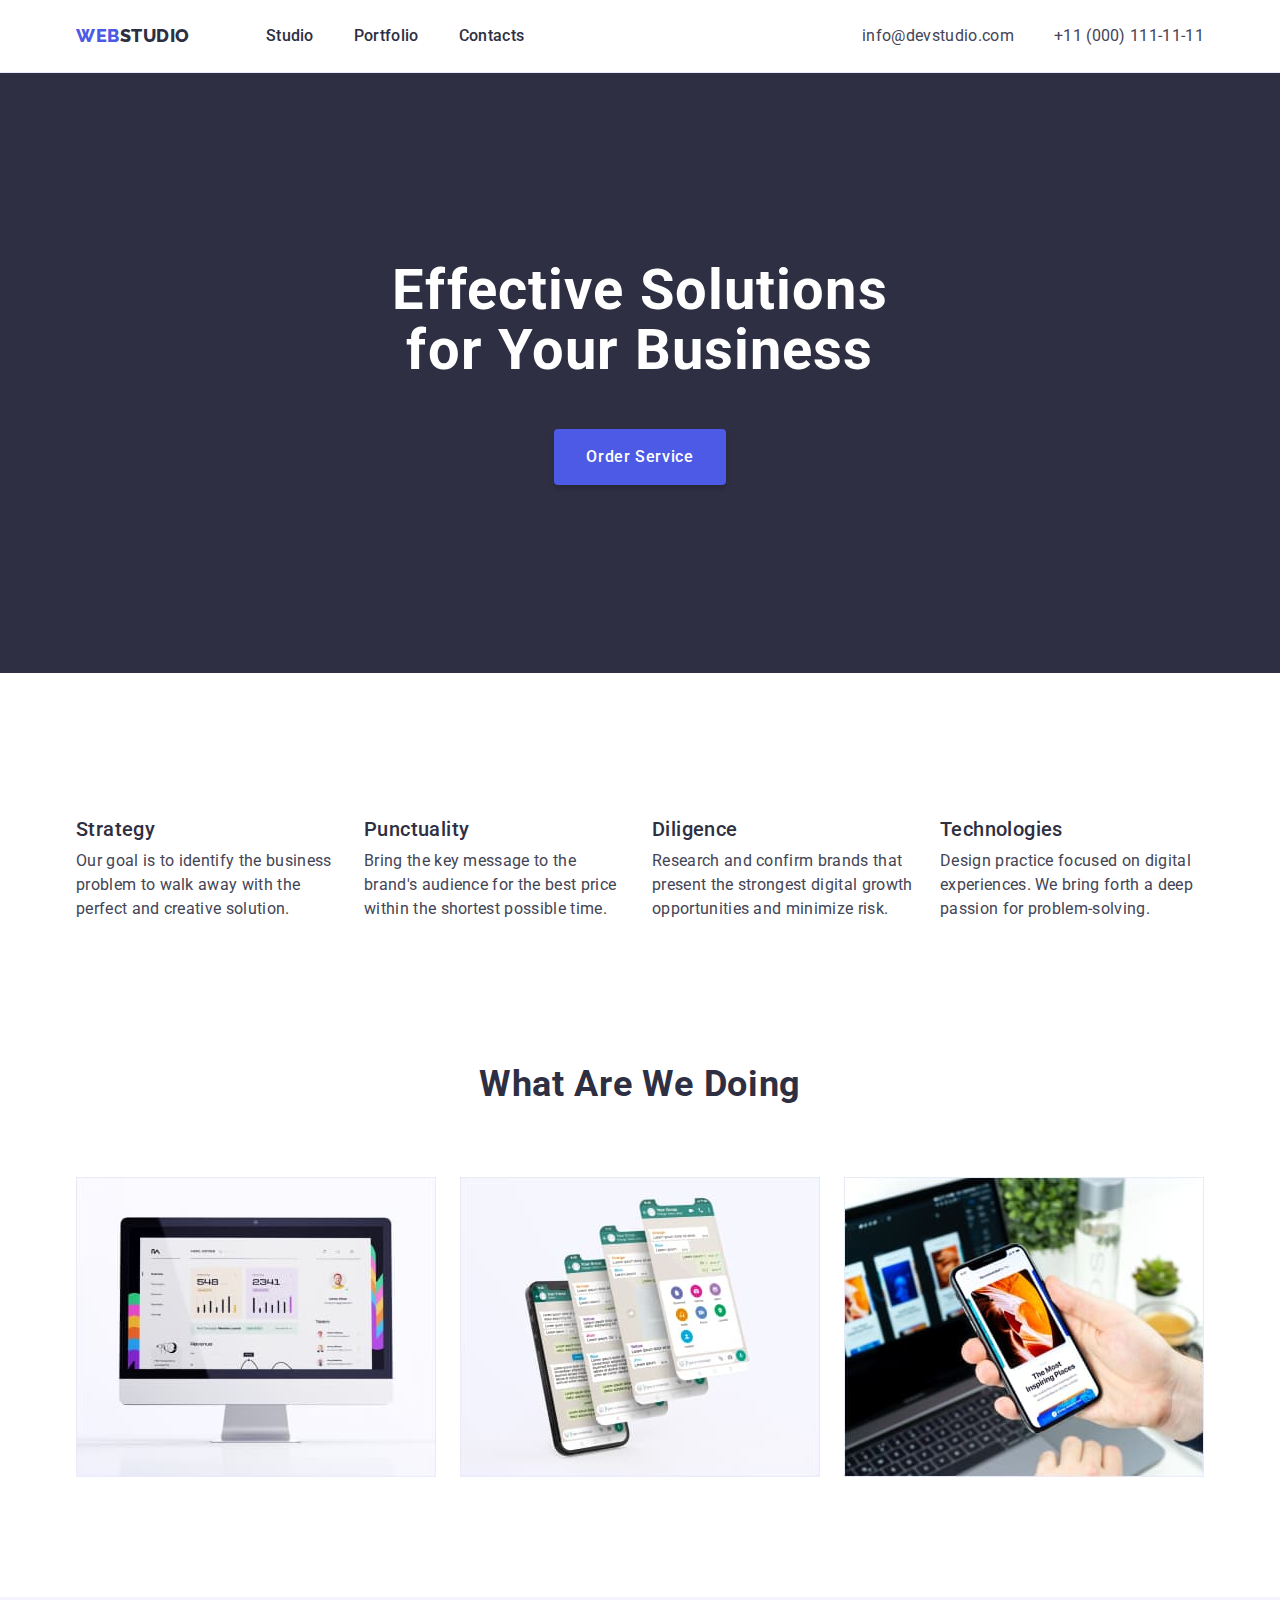
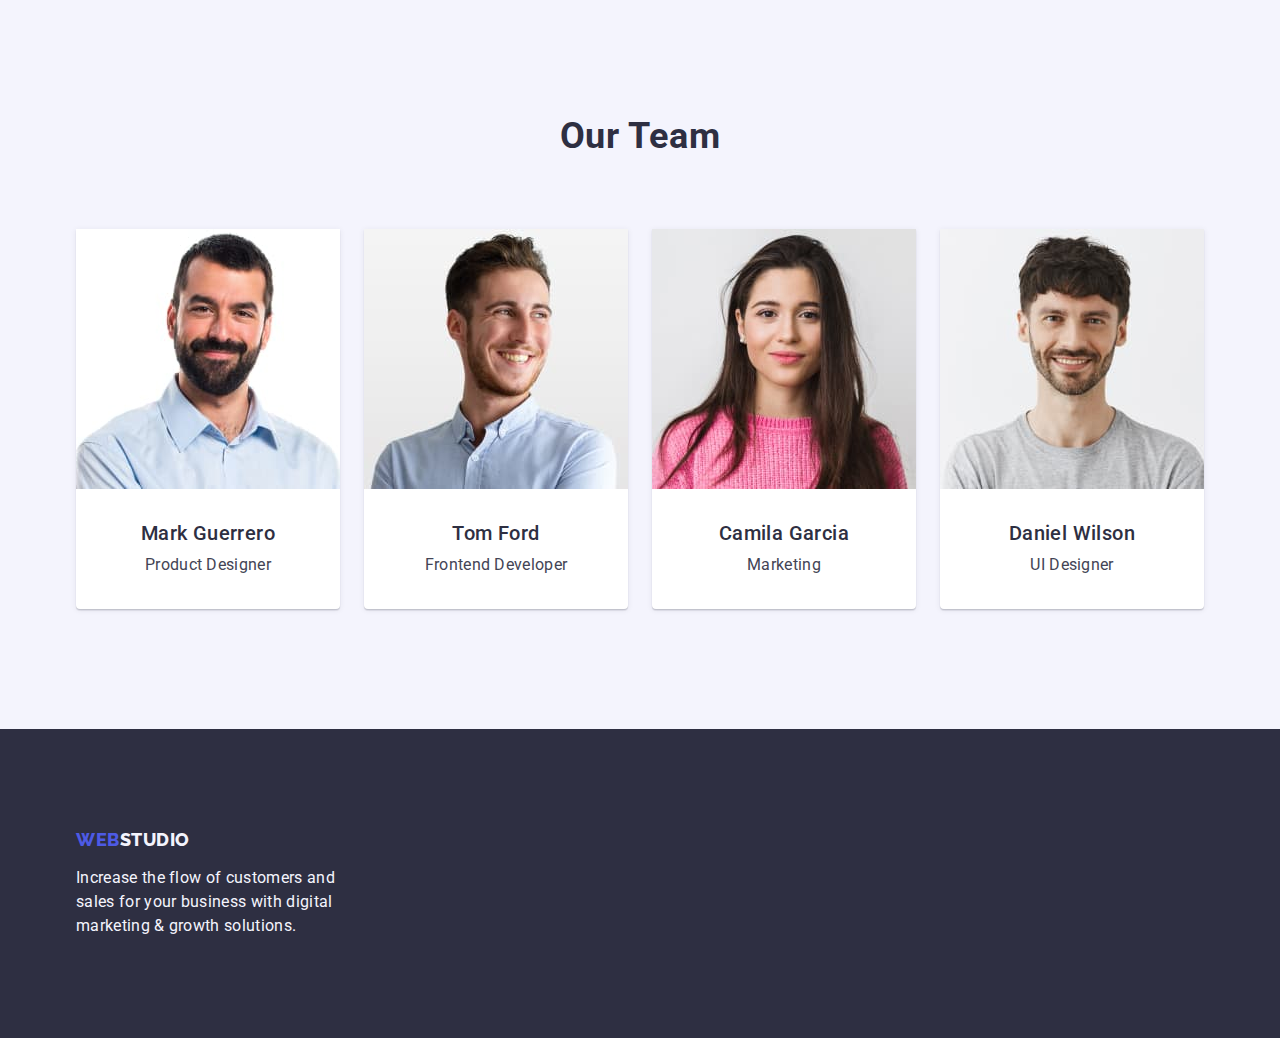
<file: index.html>
<!DOCTYPE html>
<html lang="en">
  <head>
    <meta charset="UTF-8" />
    <meta name="viewport" content="width=device-width, initial-scale=1.0" />
    <title>WebStudio</title>
    <link rel="preconnect" href="https://fonts.googleapis.com" />
    <link rel="preconnect" href="https://fonts.gstatic.com" crossorigin />
    <link
      href="https://fonts.googleapis.com/css2?family=Raleway:wght@800&family=Roboto:wght@400;500;700;900&display=swap"
      rel="stylesheet"
    />
    <link
      rel="stylesheet"
      href="https://cdnjs.cloudflare.com/ajax/libs/modern-normalize/0.6.0/modern-normalize.min.css"
    />
    <link rel="stylesheet" href="./css/styles.css" />
  </head>

  <body>
    <header class="page-header">
      <div class="header-cover container">
        <nav class="main-nav">
          <a class="logo link" href="./index.html">
            web<span class="colored-logo">Studio</span></a
          >
          <ul class="main-menu list">
            <li class="menu-item">
              <a class="menu-link link" href="./index.html">Studio</a>
            </li>
            <li class="menu-item">
              <a class="menu-link link" href="./portfolio.html">Portfolio</a>
            </li>
            <li class="menu-item">
              <a class="menu-link link" href="">Contacts</a>
            </li>
          </ul>
        </nav>
        <address class="main-address">
          <ul class="address-list list">
            <li class="main-address-item">
              <a class="address-link link" href="mailto:info@devstudio.com"
                >info@devstudio.com</a
              >
            </li>
            <li class="main-address-item">
              <a class="address-link link" href="tel:+110001111111"
                >+11 (000) 111-11-11</a
              >
            </li>
          </ul>
        </address>
      </div>
    </header>

    <main>
      <!-- Hero -->
      <section class="hero-section">
        <div class="container">
          <h1 class="hero-title">Effective Solutions for Your Business</h1>
          <button class="hero-btn button" type="button">Order Service</button>
        </div>
      </section>
      <!-- End Hero -->

      <!-- Benefits -->
      <section class="benefits-section section">
        <div class="container">
          <h2 class="visually-hidden">Benefits</h2>
          <ul class="benefits list">
            <li class="benefits-item">
              <h3 class="benefits-card-title">Strategy</h3>
              <p class="card-text">
                Our goal is to identify the business problem to walk away with
                the perfect and creative solution.
              </p>
            </li>
            <li class="benefits-item">
              <h3 class="benefits-card-title">Punctuality</h3>
              <p class="card-text">
                Bring the key message to the brand's audience for the best price
                within the shortest possible time.
              </p>
            </li>
            <li class="benefits-item">
              <h3 class="benefits-card-title">Diligence</h3>
              <p class="card-text">
                Research and confirm brands that present the strongest digital
                growth opportunities and minimize risk.
              </p>
            </li>
            <li class="benefits-item">
              <h3 class="benefits-card-title">Technologies</h3>
              <p class="card-text">
                Design practice focused on digital experiences. We bring forth a
                deep passion for problem-solving.
              </p>
            </li>
          </ul>
        </div>
      </section>
      <!-- End Benefits -->

      <!--What are we doing -->
      <section class="services-section">
        <div class="container">
          <h2 class="section-title">What are we doing</h2>
          <ul class="services list">
            <li class="services-item">
              <img
                class="services-img"
                src="./images/service1.jpg"
                alt="Mac"
                width="360"
                height="300"
              />
            </li>
            <li class="services-item">
              <img
                class="services-img"
                src="./images/service2.jpg"
                alt="Mobile"
                width="360"
                height="300"
              />
            </li>
            <li class="services-item">
              <img
                class="services-img"
                src="./images/service3.jpg"
                alt="Mobile with laptop"
                width="360"
                height="300"
              />
            </li>
          </ul>
        </div>
      </section>
      <!--End What are we doing -->

      <!-- Our Team -->
      <section class="team-section section">
        <div class="container">
          <h2 class="section-title">Our Team</h2>
          <ul class="team list">
            <li class="team-item">
              <img
                class="team-img"
                src="./images/worker1.jpg"
                alt="emploee Mark Guerrero"
                width="264"
                height="260"
              />
              <div class="team-item-content">
                <h3 class="team-card-title">Mark Guerrero</h3>
                <p class="team-card-text">Product Designer</p>
              </div>
            </li>
            <li class="team-item">
              <img
                class="team-img"
                src="./images/worker2.jpg"
                alt="emploee Tom Ford"
                width="264"
                height="260"
              />
              <div class="team-item-content">
                <h3 class="team-card-title">Tom Ford</h3>
                <p class="team-card-text">Frontend Developer</p>
              </div>
            </li>
            <li class="team-item">
              <img
                class="team-img"
                src="./images/worker3.jpg"
                alt="emploee Camila Garcia"
                width="264"
                height="260"
              />
              <div class="team-item-content">
                <h3 class="team-card-title">Camila Garcia</h3>
                <p class="team-card-text">Marketing</p>
              </div>
            </li>
            <li class="team-item">
              <img
                class="team-img"
                src="./images/worker4.jpg"
                alt="emploee Daniel Wilson"
                width="264"
                height="260"
              />
              <div class="team-item-content">
                <h3 class="team-card-title">Daniel Wilson</h3>
                <p class="team-card-text">UI Designer</p>
              </div>
            </li>
          </ul>
        </div>
      </section>
      <!--End Our Team -->
    </main>

    <footer class="page-footer">
      <div class="container">
        <a class="logo link footer-logo" href="./index.html">
          web<span class="colored-logo">Studio</span></a
        >
        <p class="footer-text">
          Increase the flow of customers and sales for your business with
          digital marketing &#38; growth solutions.
        </p>
      </div>
    </footer>
  </body>
</html>
</file>
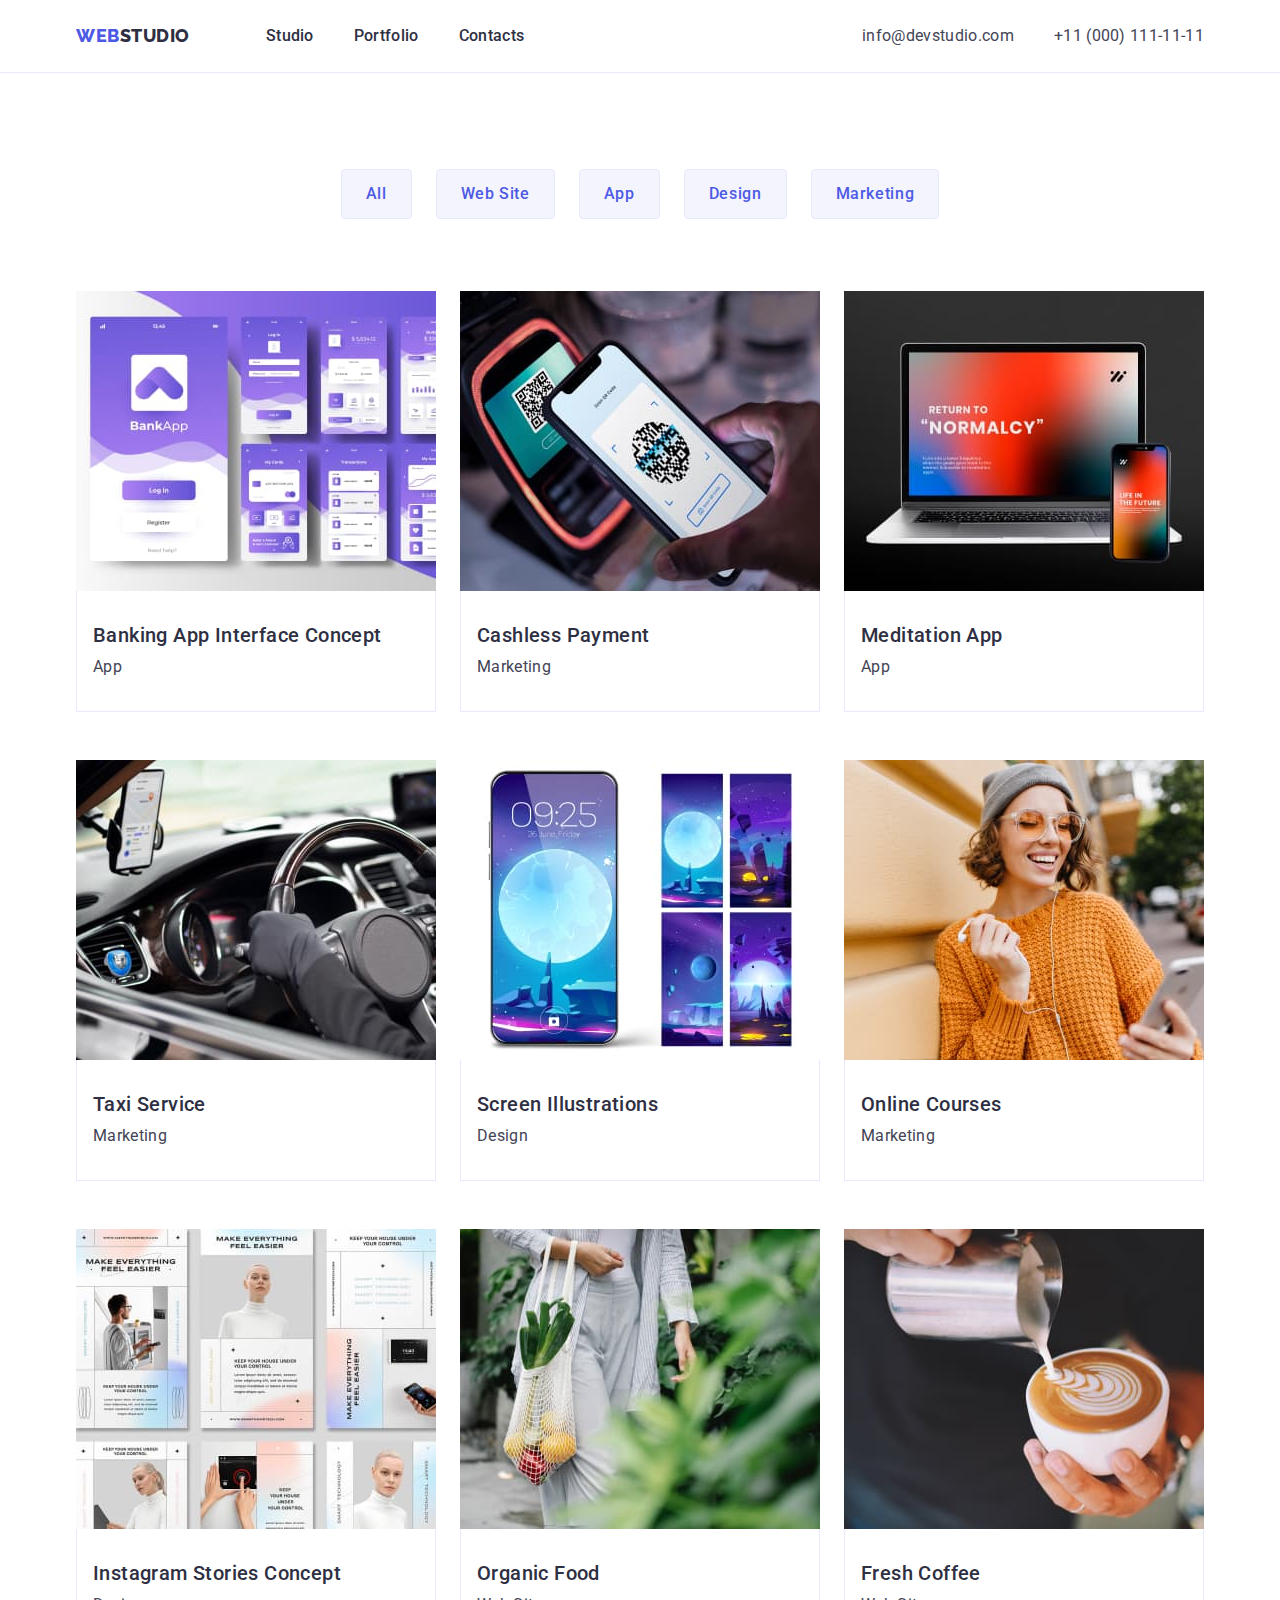
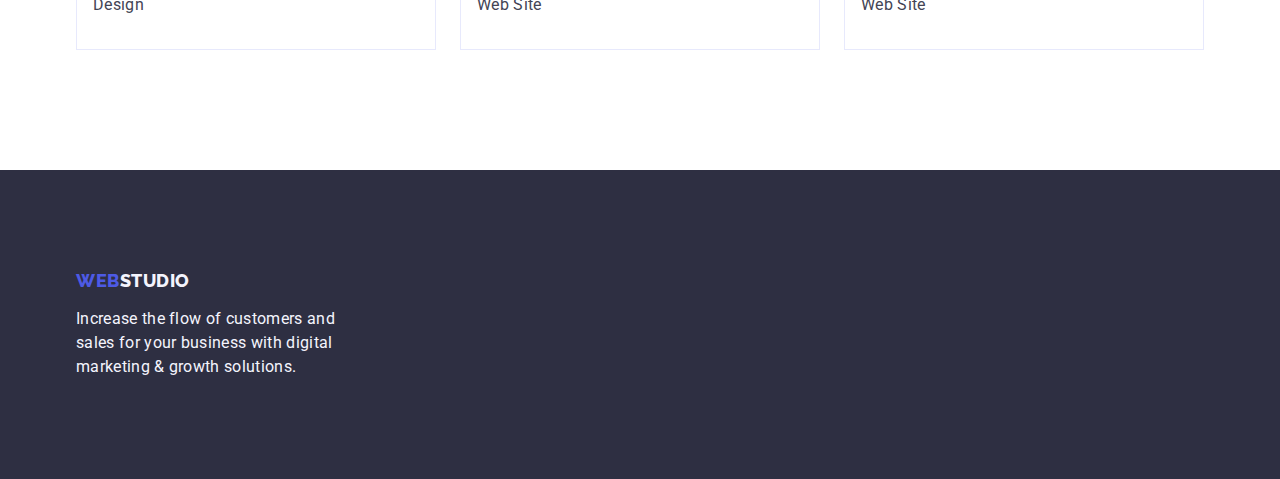
<file: portfolio.html>
<!DOCTYPE html>

<html lang="en">
  <head>
    <meta charset="UTF-8" />
    <meta name="viewport" content="width=device-width, initial-scale=1.0" />
    <title>Portfolio</title>
    <link rel="preconnect" href="https://fonts.googleapis.com" />
    <link rel="preconnect" href="https://fonts.gstatic.com" crossorigin />
    <link
      href="https://fonts.googleapis.com/css2?family=Raleway:wght@800&family=Roboto:wght@400;500;700;900&display=swap"
      rel="stylesheet"
    />
    <link rel="stylesheet" href="https://cdnjs.cloudflare.com/ajax/libs/modern-normalize/0.6.0/modern-normalize.min.css">
    <link rel="stylesheet" href="./css/styles.css" />
  </head>

  <body>
    <header class="page-header">
      <div class="header-cover container">
        <nav class="main-nav">
          <a class="logo link" href="./index.html">
            web<span class="colored-logo">Studio</span></a
          >
          <ul class="main-menu list">
            <li class="menu-item">
              <a class="menu-link link" href="./index.html">Studio</a>
            </li>
            <li class="menu-item">
              <a class="menu-link link" href="./portfolio.html">Portfolio</a>
            </li>
            <li class="menu-item">
              <a class="menu-link link" href="">Contacts</a>
            </li>
          </ul>
        </nav>
        <address class="main-address">
          <ul class="address-list list">
            <li class="main-address-item">
              <a class="address-link link" href="mailto:info@devstudio.com"
                >info@devstudio.com</a
              >
            </li>
            <li class="main-address-item">
              <a class="address-link link" href="tel:+110001111111"
                >+11 (000) 111-11-11</a
              >
            </li>
          </ul>
        </address>
      </div>
    </header>

    <main>
      <section class="projects-section">
        <div class="container">
          <h1 class="visually-hidden">Projects</h1>

          <!-- Filters -->

          <ul class="project-filters list">
            <li class="filters-item">
              <button class="filter-btn button" type="button">All</button>
            </li>
            <li class="filters-item">
              <button class="filter-btn button" type="button">Web Site</button>
            </li>
            <li class="filters-item">
              <button class="filter-btn button" type="button">App</button>
            </li>
            <li class="filters-item">
              <button class="filter-btn button" type="button">Design</button>
            </li>
            <li class="filters-item">
              <button class="filter-btn button" type="button">Marketing</button>
            </li>
          </ul>

          <!-- End Filters -->

          <!-- Projects -->

          <ul class="projects list">
            <li class="project-card">
              <a href="" class="project-link link">
                <img
                  src="./images/card1.jpg"
                  alt="Banking App image"
                  width="360"
                />
                <div class="project-content">
                  <h2 class="project-card-title">
                    Banking App Interface Concept
                  </h2>
                  <p class="card-text">App</p>
                </div>
              </a>
            </li>
            <li class="project-card">
              <a href="" class="project-link link">
                <img
                  src="./images/card2.jpg"
                  alt="Qr-code scaner"
                  width="360"
                />
                <div class="project-content">
                  <h2 class="project-card-title">Cashless Payment</h2>
                  <p class="card-text">Marketing</p>
                </div>
              </a>
            </li>
            <li class="project-card">
              <a href="" class="project-link link">
                <img
                  src="./images/card3.jpg"
                  alt="Adaptive desine demo"
                  width="360"
                />
                <div class="project-content">
                  <h2 class="project-card-title">Meditation App</h2>
                  <p class="card-text">App</p>
                </div>
              </a>
            </li>
            <li class="project-card">
              <a href="" class="project-link link">
                <img src="./images/card4.jpg" alt="Taxi car" width="360" />
                <div class="project-content">
                  <h2 class="project-card-title">Taxi Service</h2>
                  <p class="card-text">Marketing</p>
                </div>
              </a>
            </li>
            <li class="project-card">
              <a href="" class="project-link link">
                <img
                  src="./images/card5.jpg"
                  alt="Mobile app design"
                  width="360"
                />
                <div class="project-content">
                  <h2 class="project-card-title">Screen Illustrations</h2>
                  <p class="card-text">Design</p>
                </div>
              </a>
            </li>
            <li class="project-card">
              <a href="" class="project-link link">
                <img src="./images/card6.jpg" alt="Women smile" width="360" />
                <div class="project-content">
                  <h2 class="project-card-title">Online Courses</h2>
                  <p class="card-text">Marketing</p>
                </div>
              </a>
            </li>
            <li class="project-card">
              <a href="" class="project-link link">
                <img
                  src="./images/card7.jpg"
                  alt="Instagram screenshots"
                  width="360"
                />
                <div class="project-content">
                  <h2 class="project-card-title">Instagram Stories Concept</h2>
                  <p class="card-text">Design</p>
                </div>
              </a>
            </li>
            <li class="project-card">
              <a href="" class="project-link link">
                <img src="./images/card8.jpg" alt="Grocery bag" width="360" />
                <div class="project-content">
                  <h2 class="project-card-title">Organic Food</h2>
                  <p class="card-text">Web Site</p>
                </div>
              </a>
            </li>
            <li class="project-card">
              <a href="" class="project-link link">
                <img src="./images/card9.jpg" alt="Coffee art" width="360" />
                <div class="project-content">
                  <h2 class="project-card-title">Fresh Coffee</h2>
                  <p class="card-text">Web Site</p>
                </div>
              </a>
            </li>
          </ul>
          <!-- End Projects -->
        </div>
      </section>
    </main>

    <footer class="page-footer">
      <div class="container">
        <div class="footer-content">
          <a class="logo link footer-logo" href="./index.html">
            web<span class="colored-logo">Studio</span></a
          >
          <p class="footer-text">
            Increase the flow of customers and sales for your business with
            digital marketing &#38; growth solutions.
          </p>
        </div>
      </div>
    </footer>
  </body>
</html>
</file>
<file: css/styles.css>
/* ========== VARIABLES ========== */
:root {
  --text-color: #434455;
  --dark-color: #2e2f42;
  --active-color: #4d5ae5;
  --hover-color: #404bbf;
  --valid-color: #31d0aa;
  --helper-text-color: #8e8f99;
  --accent-color: #e7e9fc;
  --ligth-background-color: #f4f4fd;
  --hero-background-color: #2e2f42;
  --modal-background-color: #fcfcfc;
  --white-color: #ffffff;

  --logo-font: "Raleway", sans-serif;
  --main-font: "Roboto", sans-serif;
}
/* ========== /VARIABLES ========== */

/* ========== GLOBAL ========== */

.list {
  list-style-type: none;
}

.link {
  text-decoration: none;
}

.button {
  cursor: pointer;
}

h1,
h2,
h3,
h4,
h5,
h6,
p {
  margin-top: 0;
  margin-bottom: 0;
}

ul,
ol {
  padding-left: 0;
  margin-top: 0;
  margin-bottom: 0;
}

img {
  display: block;
}

body {
  font-family: var(--main-font);
  color: var(--text-color);
  background-color: var(--white-color);
}

.visually-hidden {
  position: absolute;
  width: 1px;
  height: 1px;
  margin: -1px;
  border: 0;
  padding: 0;
  white-space: nowrap;
  clip-path: inset(100%);
  clip: rect(0 0 0 0);
  overflow: hidden;
}

.section-title {
  color: var(--dark-color);
  font-size: 36px;
  line-height: 1.11;
  letter-spacing: 0.72px;
  text-transform: capitalize;
  text-align: center;
  margin-bottom: 72px;
}

.card-text {
  font-size: 16px;
  line-height: 1.5;
  letter-spacing: 0.02em;
  color: var(--text-color);
}

.container { 
  width: 1158px;
  margin-left: auto;
  margin-right: auto;
  padding-left: 15px;
  padding-right: 15px;
}

.section {
  padding: 120px 0;
}

/* ========== /GLOBAL ========== */

/* ========== HEADER ========== */
.page-header {
  border-bottom: 1px solid var(--accent-color);
}

.header-cover{
  display: flex;
  justify-content: space-between;
  align-items: center;
}

.main-nav {
  display: flex;
  align-items: center;
}

.logo {
  color: var(--active-color);
  margin-right: 76px;
  font-family: var(--logo-font);
  font-size: 18px;
  font-weight: 800;
  line-height: 1.17;
  letter-spacing: 0.54px;
  text-transform: uppercase;
}

.colored-logo {
  color: var(--dark-color);
}

.main-menu {
  display: flex;
  align-items: center;
  gap: 40px;
}

.menu-link {
  display: block;
  color: var(--dark-color);
  font-size: 16px;
  font-weight: 500;
  line-height: 1.5;
  letter-spacing: 0.32px;
  padding-top: 24px; 
  padding-bottom: 24px;
}

.menu-link:hover,
.menu-link:focus {
  color: var(--hover-color);
}

.main-address {
  font-style: normal;
}

.address-list {
  display: flex;
  align-items: center;
  gap: 40px;
}

.address-link {
  color: var(--text-color);
  font-size: 16px;
  line-height: 1.5;
  letter-spacing: 0.32px;
}

.address-link:hover,
.address-link:focus {
  color: var(--hover-color);
}

/* ========== /HEADER ========== */

/* ========== HERO ========== */
.hero-section {
  background-color: var(--hero-background-color);
  padding: 188px 0;
}

.hero-title {
  color: var(--white-color);
  font-size: 56px;
  line-height: 1.07;
  letter-spacing: 0.02em;
  text-align: center;
  max-width: 496px;
  margin: 0 auto;
}

.hero-btn {
  display: block;
  background-color: var(--active-color);
  color: var(--white-color);
  font-family: "Roboto", sans-serif;
  font-weight: 500;
  font-size: 16px;
  line-height: 1.5;
  letter-spacing: 0.04em;
  padding: 16px 32px;
  margin: 48px auto 0;
  border-radius: 4px;
  box-shadow: 0px 4px 4px 0px rgba(0, 0, 0, 0.15);
  min-width: 169px;
  height: 56px;
  border: none;
}

.hero-btn:hover,
.hero-btn:focus {
  background-color: var(--hover-color);
}
/* ========== /HERO ========== */

/* ========== BENEFITS ========== */
.benefits {
  display: flex;
  gap: 24px;
  padding: 24px 0;
}

.benefits-card-title {
  color: var(--dark-color);
  font-size: 20px;
  font-weight: 500;
  line-height: 1.2;
  letter-spacing: 0.02em;
  margin-bottom: 8px;
}
.benefits-item {
  display: flex;
  flex-direction: column;
  align-items: start;
  flex-basis: calc((100% - 3 * 24px) / 4);
}
/* ========== /BENEFITS ========== */

/* ========== WHAT ARE WE DOING ========== */

.services-section {
  padding-bottom: 120px;
}

.services {
  display: flex;
  gap: 24px;
}
.services-item {
  flex-basis: calc((100% - 2 * 24px) / 3);
}

/* ========== /WHAT ARE WE DOING ========== */

/* ========== OUR TEAM ========== */
.team {
  display: flex;
  gap: 24px;
}

.team-section {
  background-color: var(--ligth-background-color);
}
.team-item {
  background-color: var(--white-color);
  border-radius: 0px 0px 4px 4px;
  box-shadow: 0px 2px 1px 0px rgba(46, 47, 66, 0.08),
    0px 1px 1px 0px rgba(46, 47, 66, 0.16),
    0px 1px 6px 0px rgba(46, 47, 66, 0.08);
}

.team-item-content {
  padding: 32px 0;
}

.team-card-title {
  color: var(--dark-color);
  font-size: 20px;
  font-weight: 500;
  line-height: 1.2;
  letter-spacing: 0.02em;
  text-align: center;
  margin-bottom: 8px;
}

.team-card-text {
  font-size: 16px;
  line-height: 1.5;
  letter-spacing: 0.02em;
  color: var(--text-color);
  text-align: center;
}

/* ========== /OUR TEAM ========== */

/* ========== PORTFOLIO ========== */
.projects-section {
  padding: 96px 0 120px;
}

.project-filters {
  display: flex;
  justify-content: center;
  margin-bottom: 72px;
  gap: 24px;
}

.filter-btn {
  border: 1px solid var(--accent-color);
  background: var(--ligth-background-color);
  color: var(--active-color);
  font-family: "Roboto", sans-serif;
  font-size: 16px;
  font-weight: 500;
  line-height: 1.5;
  letter-spacing: 0.64px;
  padding: 12px 24px;
  border-radius: 4px;
}

.filter-btn:hover,
.filter-btn:focus {
  background-color: var(--hover-color);
  border: 1px solid transparent;
  color: var(--white-color);
}

.projects {
  display: flex;
  flex-wrap: wrap;
  gap: 24px;
  row-gap: 48px;
}

.project-card {
  flex-basis: calc((100% - 2 * 26px) / 3);
}

.project-content {
  padding: 32px 16px;
  border-right: 1px solid var(--accent-color);
  border-bottom: 1px solid var(--accent-color);
  border-left: 1px solid var(--accent-color);
}

.project-card-title {
  color: var(--dark-color);
  font-size: 20px;
  font-weight: 500;
  line-height: 1.2;
  letter-spacing: 0.02em;
  margin-bottom: 8px;
}

/* ========== /PORTFOLIO ========== */

/* ========== FOOTER ========== */
.page-footer {
  background-color: var(--hero-background-color);
  padding: 100px 0;
}

.page-footer .colored-logo {
  color: var(--ligth-background-color);
}

.footer-logo {
  display: inline-block;
  margin-bottom: 16px;
}

.footer-text {
  color: var(--ligth-background-color);
  font-size: 16px;
  line-height: 1.5;
  letter-spacing: 0.32px;
  max-width: 264px;
}
/* ========== /FOOTER ========== */
</file>
